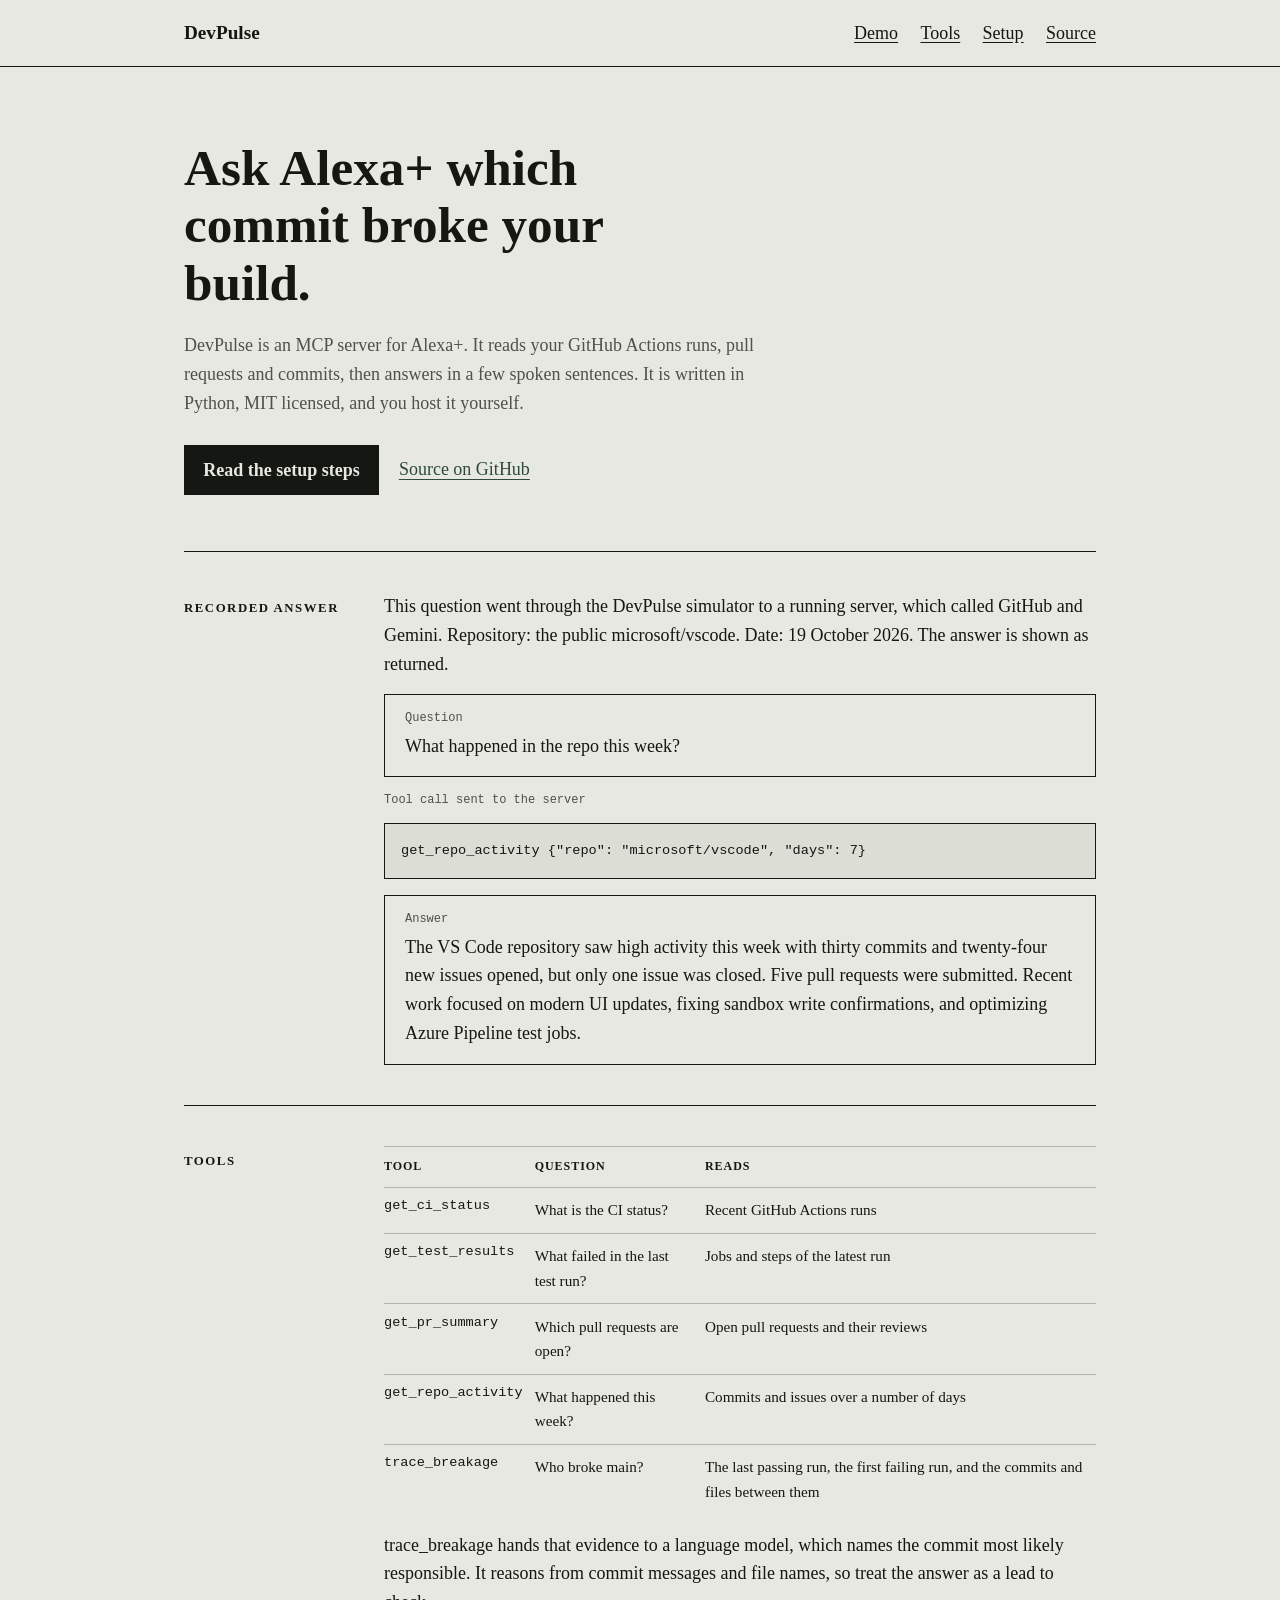
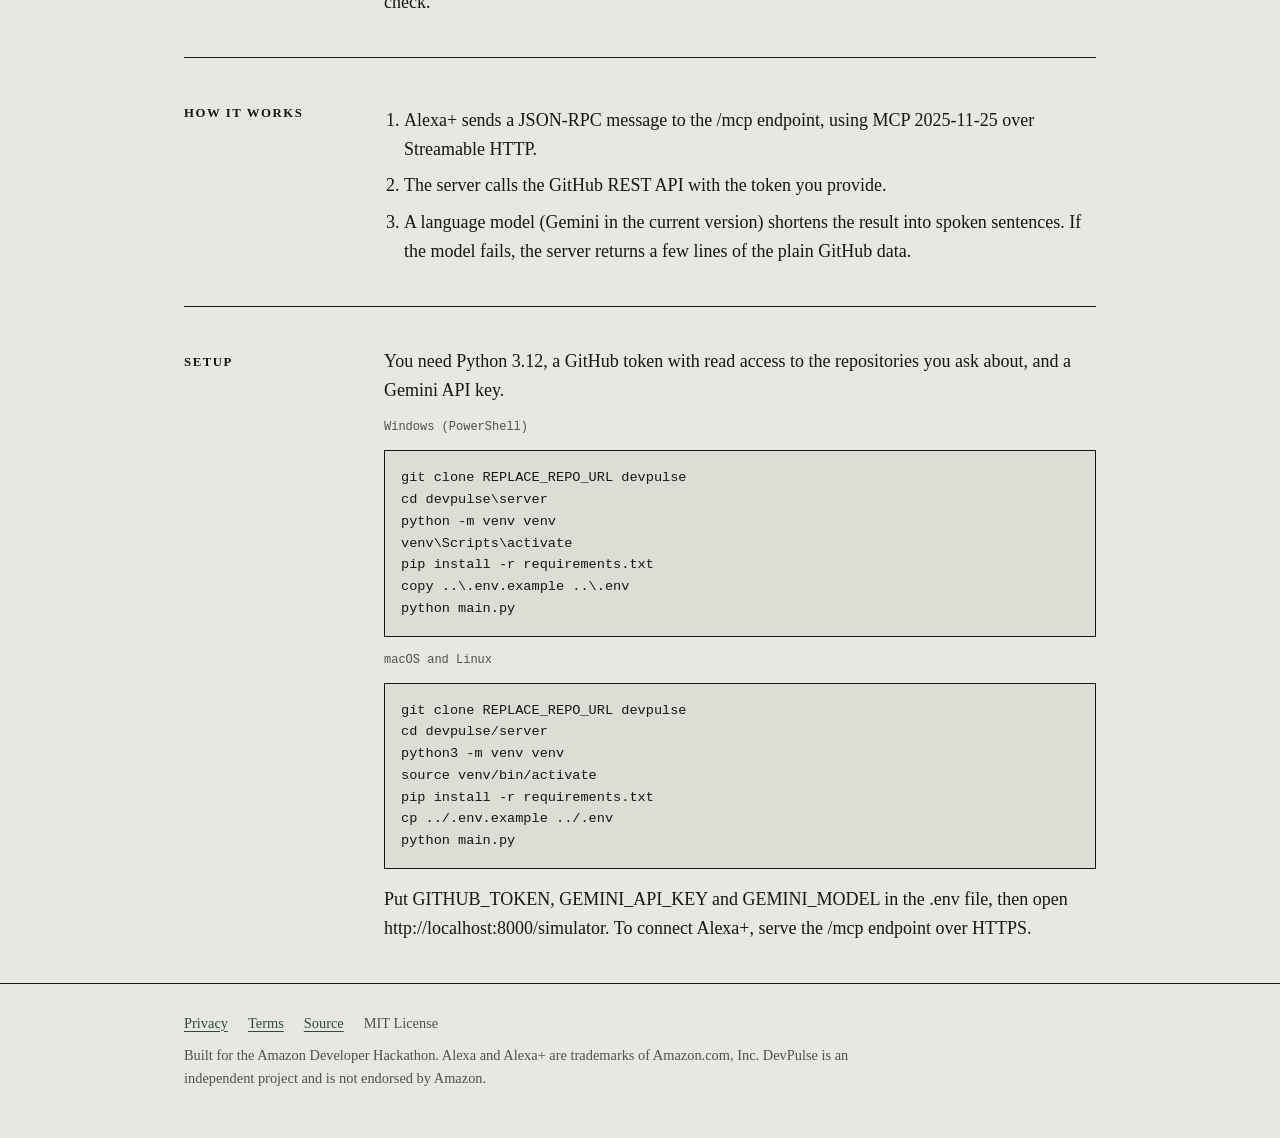
<file: server/index.html>
<!DOCTYPE html>
<html lang="en">

<head>
    <meta charset="utf-8">
    <meta name="viewport" content="width=device-width,initial-scale=1">
    <link rel="icon" href="favicon.svg" type="image/svg+xml">
    <link rel="stylesheet" href="styles.css">
    <title>DevPulse: ask Alexa+ which commit broke your build</title>
    <meta name="description"
        content="DevPulse is an open source MCP server that lets Alexa+ answer questions about your GitHub Actions runs, pull requests and commits.">
</head>

<body>
    <header>
        <div class="wrap"><a class="mark" href="index.html">DevPulse</a>
            <nav><a href="index.html#demo">Demo</a><a href="index.html#tools">Tools</a><a
                    href="index.html#setup">Setup</a><a href="REPLACE_REPO_URL">Source</a></nav>
        </div>
    </header>
    <main>
        <div class="wrap">
            <section class="hero">
                <h1>Ask Alexa+ which commit broke your build.</h1>
                <p class="lede">DevPulse is an MCP server for Alexa+. It reads your GitHub Actions runs, pull requests
                    and commits, then answers in a few spoken sentences. It is written in Python, MIT licensed, and you
                    host it yourself.</p>
                <a class="btn" href="#setup">Read the setup steps</a><a href="REPLACE_REPO_URL">Source on GitHub</a>
            </section>

            <section class="row" id="demo">
                <h2>Recorded answer</h2>
                <div>
                    <p>This question went through the DevPulse simulator to a running server, which called GitHub and
                        Gemini. Repository: the public microsoft/vscode. Date: 19 October 2026. The answer is shown as
                        returned.</p>
                    <!-- Add the demo video embed here once it is recorded -->
                    <div class="said"><span class="cap">Question</span>
                        <p>What happened in the repo this week?</p>
                    </div>
                    <span class="cap" style="margin-top:1rem">Tool call sent to the server</span>
                    <pre>get_repo_activity {"repo": "microsoft/vscode", "days": 7}</pre>
                    <div class="said"><span class="cap">Answer</span>
                        <p>The VS Code repository saw high activity this week with thirty commits and twenty-four new
                            issues opened, but only one issue was closed. Five pull requests were submitted. Recent work
                            focused on modern UI updates, fixing sandbox write confirmations, and optimizing Azure
                            Pipeline test jobs.</p>
                    </div>
                </div>
            </section>

            <section class="row" id="tools">
                <h2>Tools</h2>
                <div>
                    <table>
                        <tr>
                            <th>Tool</th>
                            <th>Question</th>
                            <th>Reads</th>
                        </tr>
                        <tr>
                            <td>get_ci_status</td>
                            <td>What is the CI status?</td>
                            <td>Recent GitHub Actions runs</td>
                        </tr>
                        <tr>
                            <td>get_test_results</td>
                            <td>What failed in the last test run?</td>
                            <td>Jobs and steps of the latest run</td>
                        </tr>
                        <tr>
                            <td>get_pr_summary</td>
                            <td>Which pull requests are open?</td>
                            <td>Open pull requests and their reviews</td>
                        </tr>
                        <tr>
                            <td>get_repo_activity</td>
                            <td>What happened this week?</td>
                            <td>Commits and issues over a number of days</td>
                        </tr>
                        <tr>
                            <td>trace_breakage</td>
                            <td>Who broke main?</td>
                            <td>The last passing run, the first failing run, and the commits and files between them</td>
                        </tr>
                    </table>
                    <p>trace_breakage hands that evidence to a language model, which names the commit most likely
                        responsible. It reasons from commit messages and file names, so treat the answer as a lead to
                        check.</p>
                </div>
            </section>

            <section class="row" id="how">
                <h2>How it works</h2>
                <div>
                    <ol>
                        <li>Alexa+ sends a JSON-RPC message to the /mcp endpoint, using MCP 2025-11-25 over Streamable
                            HTTP.</li>
                        <li>The server calls the GitHub REST API with the token you provide.</li>
                        <li>A language model (Gemini in the current version) shortens the result into spoken sentences.
                            If the model fails, the server returns a few lines of the plain GitHub data.</li>
                    </ol>
                </div>
            </section>

            <section class="row" id="setup">
                <h2>Setup</h2>
                <div>
                    <p>You need Python 3.12, a GitHub token with read access to the repositories you ask about, and a
                        Gemini API key.</p>
                    <span class="cap" style="margin-top:1rem">Windows (PowerShell)</span>
                    <pre>git clone REPLACE_REPO_URL devpulse
cd devpulse\server
python -m venv venv
venv\Scripts\activate
pip install -r requirements.txt
copy ..\.env.example ..\.env
python main.py</pre>
                    <span class="cap" style="margin-top:1rem">macOS and Linux</span>
                    <pre>git clone REPLACE_REPO_URL devpulse
cd devpulse/server
python3 -m venv venv
source venv/bin/activate
pip install -r requirements.txt
cp ../.env.example ../.env
python main.py</pre>
                    <p>Put GITHUB_TOKEN, GEMINI_API_KEY and GEMINI_MODEL in the .env file, then open
                        http://localhost:8000/simulator. To connect Alexa+, serve the /mcp endpoint over HTTPS.</p>
                </div>
            </section>
        </div>
    </main>
    <footer>
        <div class="wrap">
            <p><a href="privacy.html">Privacy</a><a href="terms.html">Terms</a><a href="REPLACE_REPO_URL">Source</a>MIT
                License</p>
            <p>Built for the Amazon Developer Hackathon. Alexa and Alexa+ are trademarks of Amazon.com, Inc. DevPulse is
                an independent project and is not endorsed by Amazon.</p>
        </div>
    </footer>
</body>

</html>
</file>
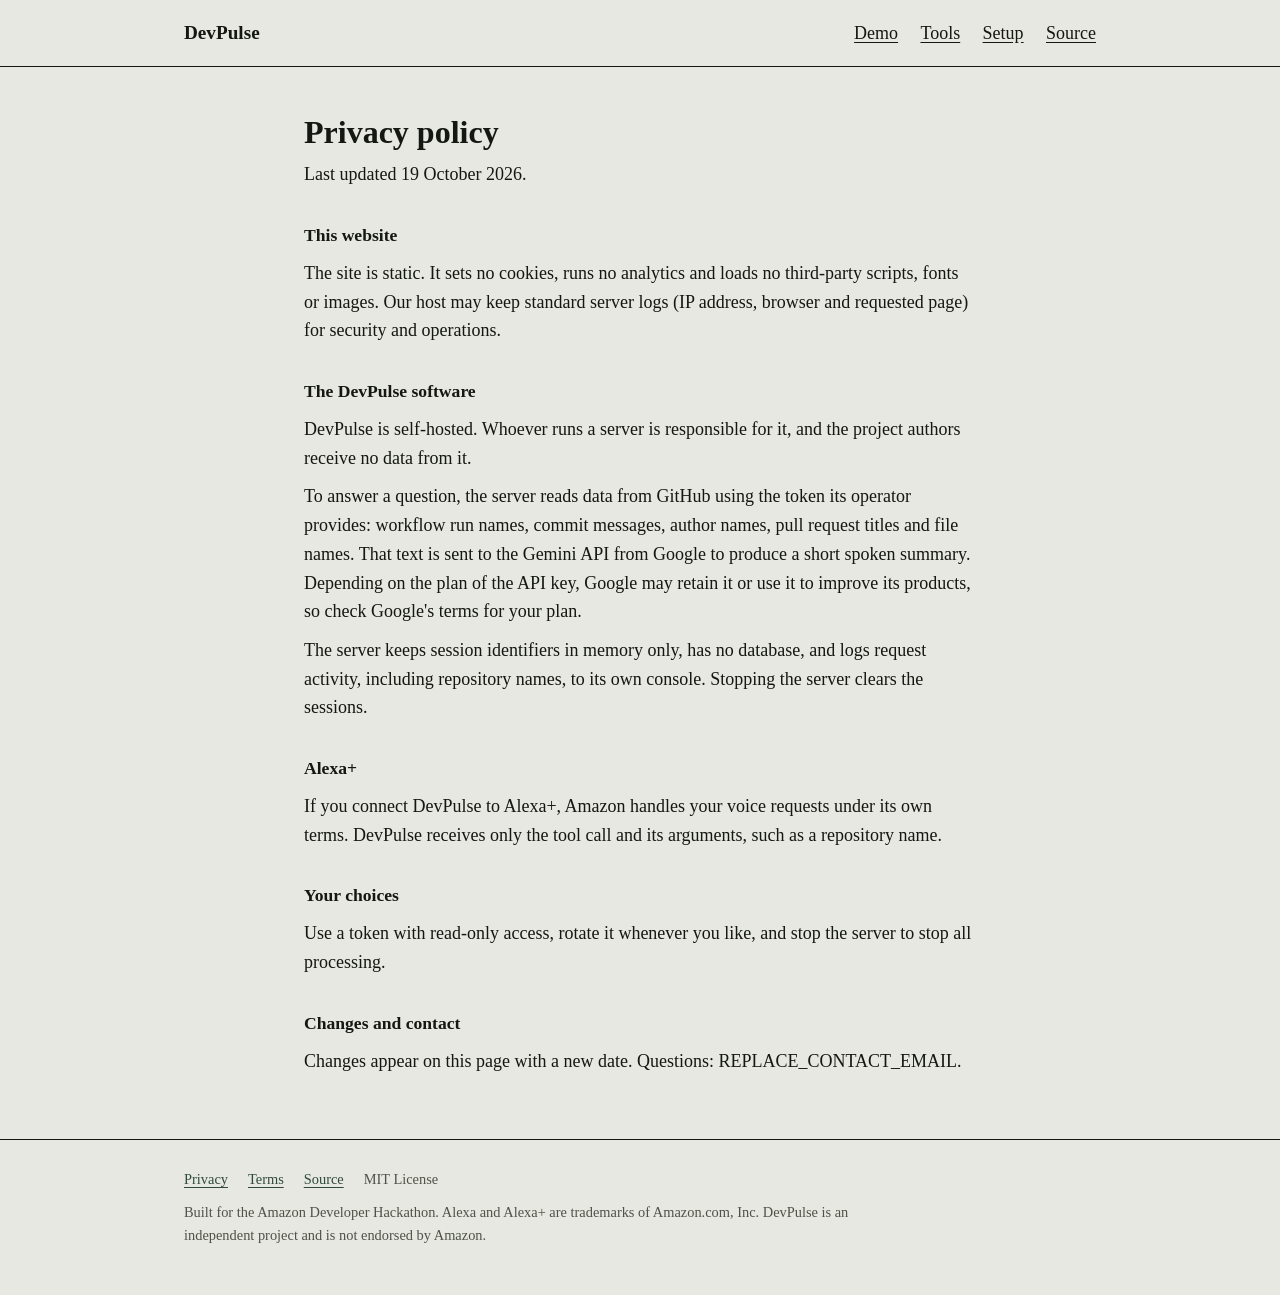
<file: server/privacy.html>
<!DOCTYPE html>
<html lang="en">

<head>
    <meta charset="utf-8">
    <meta name="viewport" content="width=device-width,initial-scale=1">
    <link rel="icon" href="favicon.svg" type="image/svg+xml">
    <link rel="stylesheet" href="styles.css">
    <title>Privacy policy | DevPulse</title>
</head>

<body>
    <header>
        <div class="wrap"><a class="mark" href="index.html">DevPulse</a>
            <nav><a href="index.html#demo">Demo</a><a href="index.html#tools">Tools</a><a
                    href="index.html#setup">Setup</a><a href="REPLACE_REPO_URL">Source</a></nav>
        </div>
    </header>
    <main>
        <div class="wrap doc">
            <h1>Privacy policy</h1>
            <p>Last updated 19 October 2026.</p>
            <h2>This website</h2>
            <p>The site is static. It sets no cookies, runs no analytics and loads no third-party scripts, fonts or
                images. Our host may keep standard server logs (IP address, browser and requested page) for security and
                operations.</p>
            <h2>The DevPulse software</h2>
            <p>DevPulse is self-hosted. Whoever runs a server is responsible for it, and the project authors receive no
                data from it.</p>
            <p>To answer a question, the server reads data from GitHub using the token its operator provides: workflow
                run names, commit messages, author names, pull request titles and file names. That text is sent to the
                Gemini API from Google to produce a short spoken summary. Depending on the plan of the API key, Google
                may retain it or use it to improve its products, so check Google's terms for your plan.</p>
            <p>The server keeps session identifiers in memory only, has no database, and logs request activity,
                including repository names, to its own console. Stopping the server clears the sessions.</p>
            <h2>Alexa+</h2>
            <p>If you connect DevPulse to Alexa+, Amazon handles your voice requests under its own terms. DevPulse
                receives only the tool call and its arguments, such as a repository name.</p>
            <h2>Your choices</h2>
            <p>Use a token with read-only access, rotate it whenever you like, and stop the server to stop all
                processing.</p>
            <h2>Changes and contact</h2>
            <p>Changes appear on this page with a new date. Questions: REPLACE_CONTACT_EMAIL.</p>
        </div>
    </main>
    <footer>
        <div class="wrap">
            <p><a href="privacy.html">Privacy</a><a href="terms.html">Terms</a><a href="REPLACE_REPO_URL">Source</a>MIT
                License</p>
            <p>Built for the Amazon Developer Hackathon. Alexa and Alexa+ are trademarks of Amazon.com, Inc. DevPulse is
                an independent project and is not endorsed by Amazon.</p>
        </div>
    </footer>
</body>

</html>
</file>
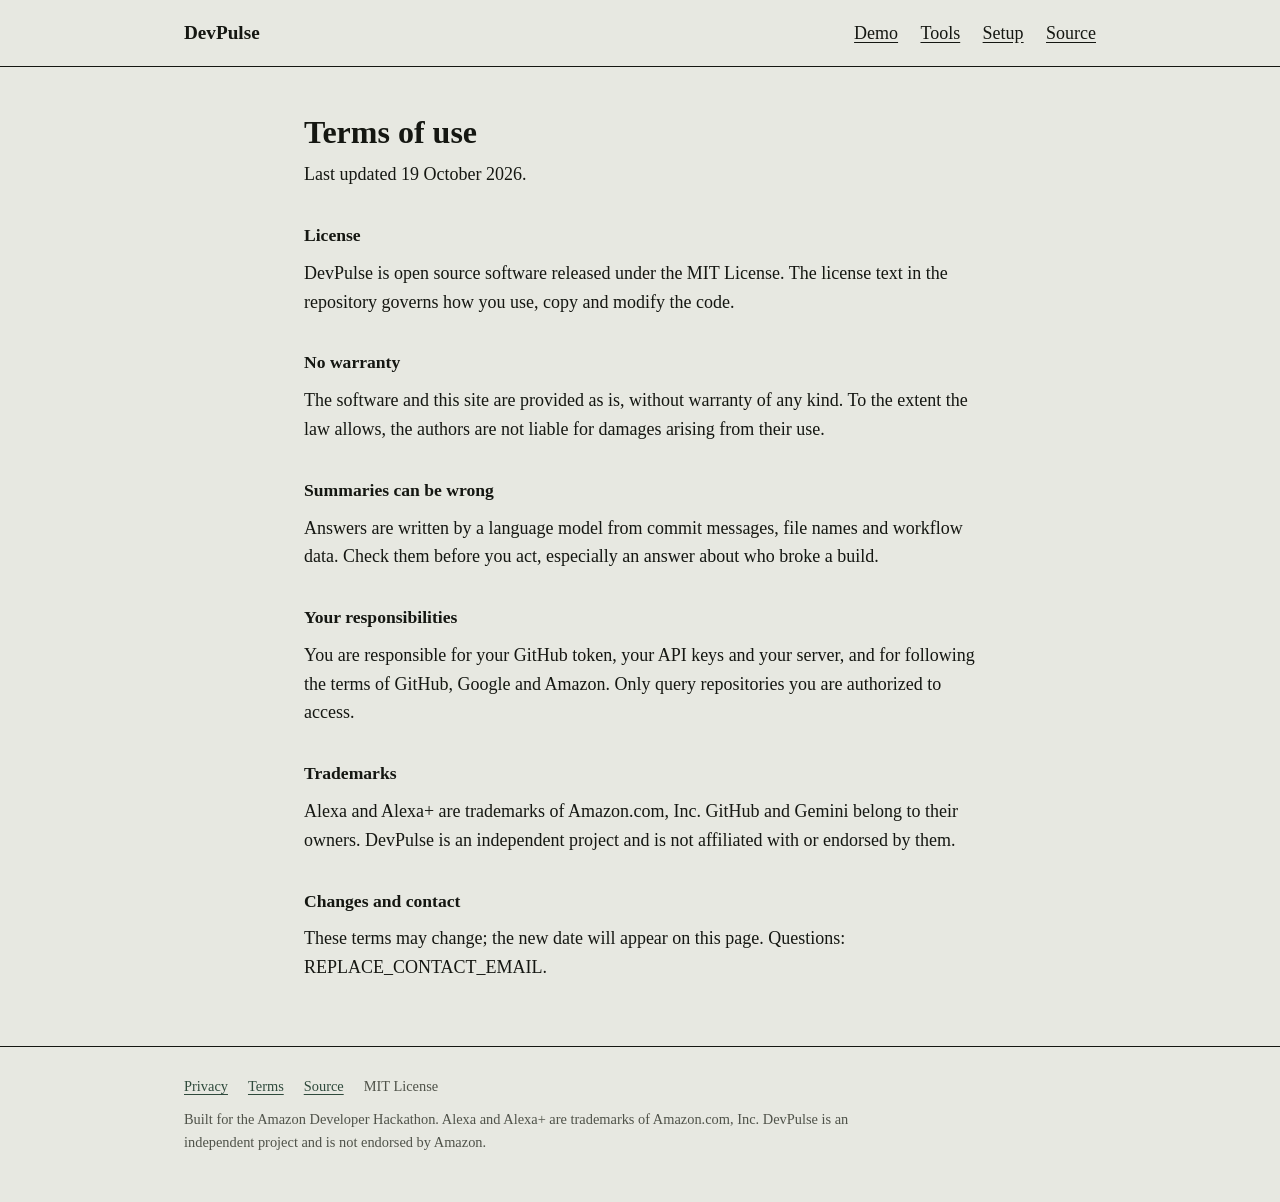
<file: server/terms.html>
<!DOCTYPE html>
<html lang="en">

<head>
    <meta charset="utf-8">
    <meta name="viewport" content="width=device-width,initial-scale=1">
    <link rel="icon" href="favicon.svg" type="image/svg+xml">
    <link rel="stylesheet" href="styles.css">
    <title>Terms of use | DevPulse</title>
</head>

<body>
    <header>
        <div class="wrap"><a class="mark" href="index.html">DevPulse</a>
            <nav><a href="index.html#demo">Demo</a><a href="index.html#tools">Tools</a><a
                    href="index.html#setup">Setup</a><a href="REPLACE_REPO_URL">Source</a></nav>
        </div>
    </header>
    <main>
        <div class="wrap doc">
            <h1>Terms of use</h1>
            <p>Last updated 19 October 2026.</p>
            <h2>License</h2>
            <p>DevPulse is open source software released under the MIT License. The license text in the repository
                governs how you use, copy and modify the code.</p>
            <h2>No warranty</h2>
            <p>The software and this site are provided as is, without warranty of any kind. To the extent the law
                allows, the authors are not liable for damages arising from their use.</p>
            <h2>Summaries can be wrong</h2>
            <p>Answers are written by a language model from commit messages, file names and workflow data. Check them
                before you act, especially an answer about who broke a build.</p>
            <h2>Your responsibilities</h2>
            <p>You are responsible for your GitHub token, your API keys and your server, and for following the terms of
                GitHub, Google and Amazon. Only query repositories you are authorized to access.</p>
            <h2>Trademarks</h2>
            <p>Alexa and Alexa+ are trademarks of Amazon.com, Inc. GitHub and Gemini belong to their owners. DevPulse is
                an independent project and is not affiliated with or endorsed by them.</p>
            <h2>Changes and contact</h2>
            <p>These terms may change; the new date will appear on this page. Questions: REPLACE_CONTACT_EMAIL.</p>
        </div>
    </main>
    <footer>
        <div class="wrap">
            <p><a href="privacy.html">Privacy</a><a href="terms.html">Terms</a><a href="REPLACE_REPO_URL">Source</a>MIT
                License</p>
            <p>Built for the Amazon Developer Hackathon. Alexa and Alexa+ are trademarks of Amazon.com, Inc. DevPulse is
                an independent project and is not endorsed by Amazon.</p>
        </div>
    </footer>
</body>

</html>
</file>
<file: server/styles.css>
:root {
    --paper: #E7E8E1;
    --ink: #151712;
    --mid: #4F5249;
    --rule: #B5B7AC;
    --code: #DCDED5;
    --accent: #2F4A3C;
    --serif: Charter, "Bitstream Charter", "Sitka Text", Cambria, Georgia, serif;
    --mono: ui-monospace, "Cascadia Mono", "SF Mono", Consolas, "Liberation Mono", monospace
}

* {
    box-sizing: border-box;
    margin: 0;
    padding: 0;
    border-radius: 0
}

html {
    color-scheme: light
}

body {
    background: var(--paper);
    color: var(--ink);
    font: 18px/1.6 var(--serif)
}

a {
    color: var(--accent);
    text-underline-offset: 3px
}

a:hover {
    color: var(--ink)
}

:focus-visible {
    outline: 2px solid var(--accent);
    outline-offset: 2px
}

.wrap {
    max-width: 60rem;
    margin: 0 auto;
    padding: 0 1.5rem
}

header {
    border-bottom: 1px solid var(--ink)
}

header .wrap {
    display: flex;
    justify-content: space-between;
    align-items: baseline;
    gap: 1rem;
    flex-wrap: wrap;
    padding-top: 1.1rem;
    padding-bottom: 1.1rem
}

.mark {
    font-weight: 700;
    font-size: 1.2rem;
    color: var(--ink);
    text-decoration: none
}

nav a {
    margin-left: 1.4rem;
    color: var(--ink)
}

.hero {
    padding: 4.5rem 0 3.5rem
}

h1 {
    font-size: clamp(2rem, 5vw, 3.2rem);
    line-height: 1.12;
    font-weight: 700;
    max-width: 18ch;
    margin-bottom: 1.25rem
}

.lede {
    max-width: 38rem;
    color: var(--mid);
    margin-bottom: 1.75rem
}

.btn {
    display: inline-block;
    background: var(--ink);
    color: var(--paper);
    padding: .65rem 1.2rem;
    text-decoration: none;
    font-weight: 700;
    margin-right: 1.25rem
}

.btn:hover {
    background: var(--accent);
    color: var(--paper)
}

.row {
    display: grid;
    grid-template-columns: 11rem 1fr;
    gap: 1.5rem;
    border-top: 1px solid var(--ink);
    padding: 2.5rem 0
}

.row>h2 {
    font-size: .8rem;
    letter-spacing: .12em;
    text-transform: uppercase;
    padding-top: .35rem
}

.row p,
.row pre,
.row ol,
.row table,
.said {
    margin-top: 1rem
}

.row>div>:first-child {
    margin-top: 0
}

pre {
    background: var(--code);
    border: 1px solid var(--ink);
    padding: 1rem;
    overflow-x: auto;
    font: .85rem/1.6 var(--mono)
}

.said {
    border: 1px solid var(--ink);
    padding: 1rem 1.25rem
}

.said p {
    margin-top: 0
}

.cap {
    display: block;
    font: .75rem var(--mono);
    color: var(--mid);
    margin-bottom: .4rem
}

table {
    width: 100%;
    border-collapse: collapse;
    font-size: .95rem
}

th,
td {
    text-align: left;
    vertical-align: top;
    padding: .65rem .75rem .65rem 0;
    border-top: 1px solid var(--rule)
}

th {
    font-size: .75rem;
    letter-spacing: .08em;
    text-transform: uppercase
}

td:first-child {
    font: .85rem var(--mono);
    white-space: nowrap
}

ol {
    padding-left: 1.25rem
}

li {
    margin-top: .5rem
}

footer {
    border-top: 1px solid var(--ink);
    padding: 1.75rem 0 3rem;
    font-size: .9rem;
    color: var(--mid)
}

footer a {
    margin-right: 1.25rem
}

footer p+p {
    margin-top: .6rem;
    max-width: 42rem
}

.doc {
    max-width: 42rem;
    padding: 3rem 0 4rem
}

.doc h1 {
    font-size: 2rem;
    margin-bottom: .5rem;
    max-width: none
}

.doc h2 {
    font-size: 1.1rem;
    margin: 2rem 0 .3rem
}

.doc p {
    margin-top: .6rem
}

@media(max-width:720px) {
    .row {
        grid-template-columns: 1fr;
        gap: .5rem
    }

    td:first-child {
        white-space: normal
    }
}
</file>
